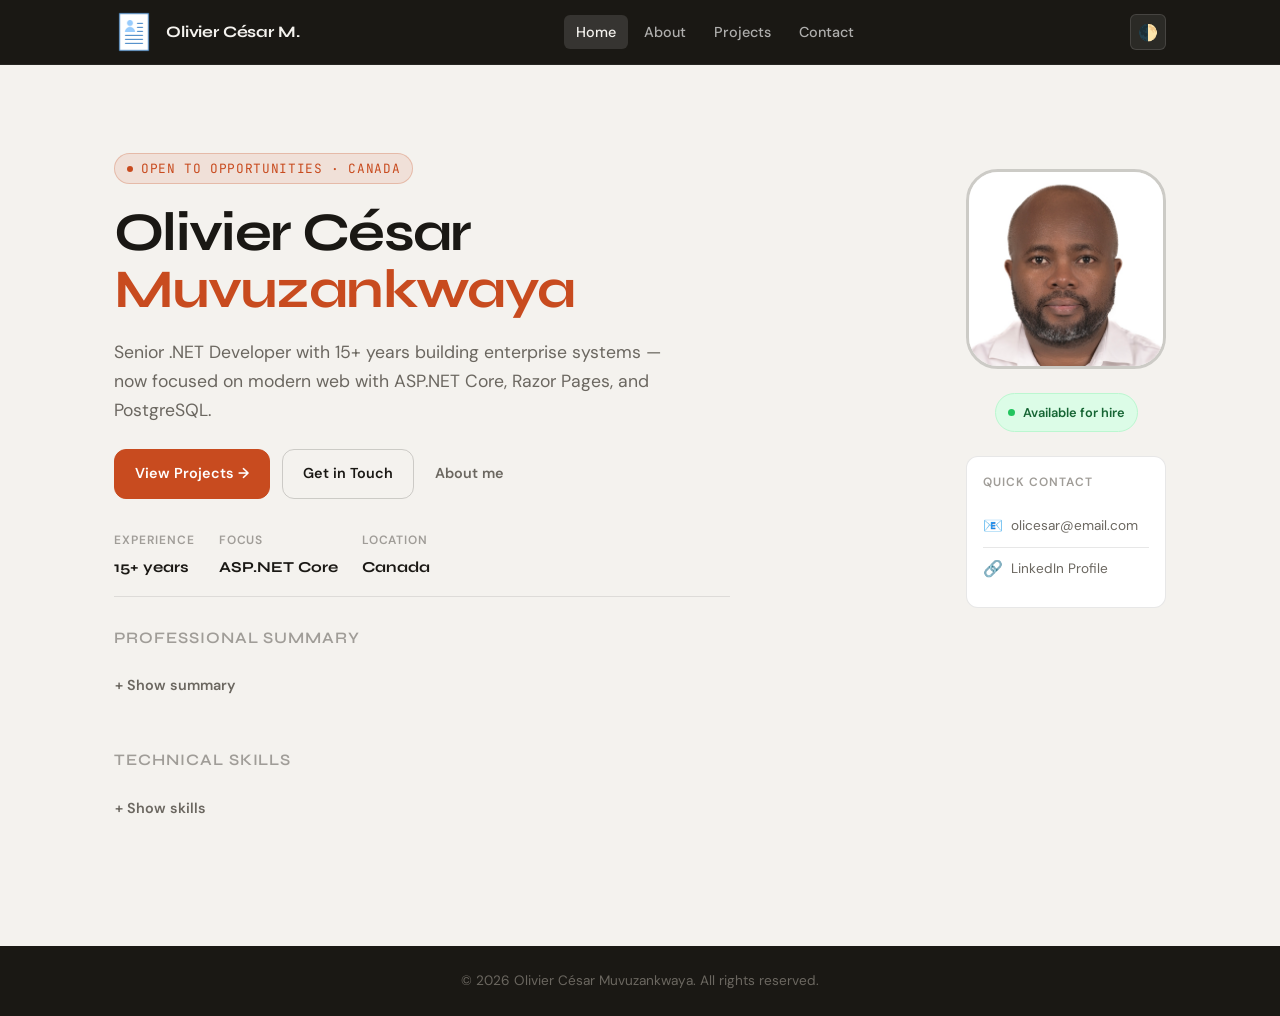
<file: index.html>
<!--
  Author: Olivier César Muvuzankwaya
  File: index.html
-->
<!DOCTYPE html>
<html lang="en">
<head>
  <meta charset="utf-8" />
  <meta name="viewport" content="width=device-width, initial-scale=1.0"/>
  <title>Olivier César Muvuzankwaya — .NET Developer</title>
  <meta name="description" content="Senior .NET Developer with 15+ years experience. Specializing in ASP.NET Core, Razor Pages, and PostgreSQL. Open to Junior/Intermediate opportunities in Canada." />
  <link rel="preconnect" href="https://fonts.googleapis.com">
  <link rel="preconnect" href="https://fonts.gstatic.com" crossorigin>
  <link href="https://fonts.googleapis.com/css2?family=Syne:wght@600;700;800&family=DM+Sans:ital,opsz,wght@0,9..40,400;0,9..40,500;0,9..40,600;1,9..40,400&family=JetBrains+Mono:wght@400;500&display=swap" rel="stylesheet">
  <link rel="stylesheet" href="css/styles.css">
  <link rel="icon" href="assets/images/logo.png" type="image/x-icon" />
</head>
<body>
  <a href="#main-content" class="skip-link">Skip to main content</a>

  <header>
    <nav class="main-nav" aria-label="Main navigation">
      <a href="index.html" class="logo">
        <img src="assets/images/resume.png" alt="" aria-hidden="true" />
        <span class="site-title">Olivier César M.</span>
      </a>
      <ul id="primary-nav" class="nav-list" role="list">
        <li><a href="index.html" class="active">Home</a></li>
        <li><a href="about.html">About</a></li>
        <li><a href="gallery.html">Projects</a></li>
        <li><a href="contact.html">Contact</a></li>
      </ul>
      <div class="nav-controls">
        <button class="theme-btn" id="theme-toggle" aria-label="Toggle dark/light mode" title="Toggle theme">🌓</button>
        <button class="menu-toggle" id="menu-toggle" aria-expanded="false" aria-controls="primary-nav" aria-label="Open menu">☰</button>
      </div>
    </nav>
  </header>

  <main id="main-content">
    <section class="hero" aria-labelledby="hero-heading">
      <div class="hero-body">
        <div class="hero-eyebrow">Open to opportunities · Canada</div>
        <h1 class="hero-title" id="hero-heading">
          Olivier César<br>
          <span class="accent-word">Muvuzankwaya</span>
        </h1>
        <p class="hero-subtitle">
          Senior .NET Developer with 15+ years building enterprise systems — now focused on modern web with ASP.NET Core, Razor Pages, and PostgreSQL.
        </p>
        <div class="hero-ctas">
          <a href="gallery.html" class="btn btn-primary">View Projects →</a>
          <a href="contact.html" class="btn btn-outline">Get in Touch</a>
          <a href="about.html" class="btn btn-ghost">About me</a>
        </div>
        <div class="hero-meta">
          <div class="hero-meta-item">
            <span class="hero-meta-label">Experience</span>
            <span class="hero-meta-value">15+ years</span>
          </div>
          <div class="hero-meta-item">
            <span class="hero-meta-label">Focus</span>
            <span class="hero-meta-value">ASP.NET Core</span>
          </div>
          <div class="hero-meta-item">
            <span class="hero-meta-label">Location</span>
            <span class="hero-meta-value">Canada</span>
          </div>
        </div>

        <div class="bio-section reveal">
          <h3>Professional Summary</h3>
          <button class="btn btn-ghost" id="show-bio" aria-expanded="false" aria-controls="short-bio" style="margin-bottom: 0.75rem; padding-left:0;">
            + Show summary
          </button>
          <div id="short-bio" role="region" aria-label="Professional summary">
            <p>15+ years in software development and maintenance, experienced in ASP.NET, databases, and Agile delivery. Transitioning from enterprise desktop systems to modern web applications. Currently studying Mobile &amp; Web Development at Sundance College, Canada.</p>
          </div>
        </div>

        <div class="skills-section reveal">
          <h3>Technical Skills</h3>
          <button class="btn btn-ghost" id="load-skills" aria-expanded="false" aria-controls="skills-list" style="margin-bottom: 0.75rem; padding-left:0;">
            + Show skills
          </button>
          <div id="skills-list" role="region" aria-label="Skills list"></div>
        </div>
      </div>

      <div class="hero-aside">
        <div class="profile-img-wrap">
          <img src="assets/images/photo.jpg" alt="Olivier César Muvuzankwaya" class="profile-img" />
        </div>
        <div class="availability-badge">Available for hire</div>
        <div class="contact-card">
          <p class="contact-card-title">Quick contact</p>
          <a href="mailto:olicesar@email.com" class="contact-link">
            <span class="contact-link-icon">📧</span>
            <span>olicesar@email.com</span>
          </a>
          <a href="https://www.linkedin.com/in/olivier-césar-muvuzankwaya-576536184" class="contact-link" target="_blank" rel="noopener">
            <span class="contact-link-icon">🔗</span>
            <span>LinkedIn Profile</span>
          </a>
        </div>
      </div>
    </section>
  </main>

  <footer>
    <p>&copy; 2026 Olivier César Muvuzankwaya. All rights reserved.</p>
  </footer>

  <script src="js/scripts.js" defer></script>
</body>
</html>
</file>
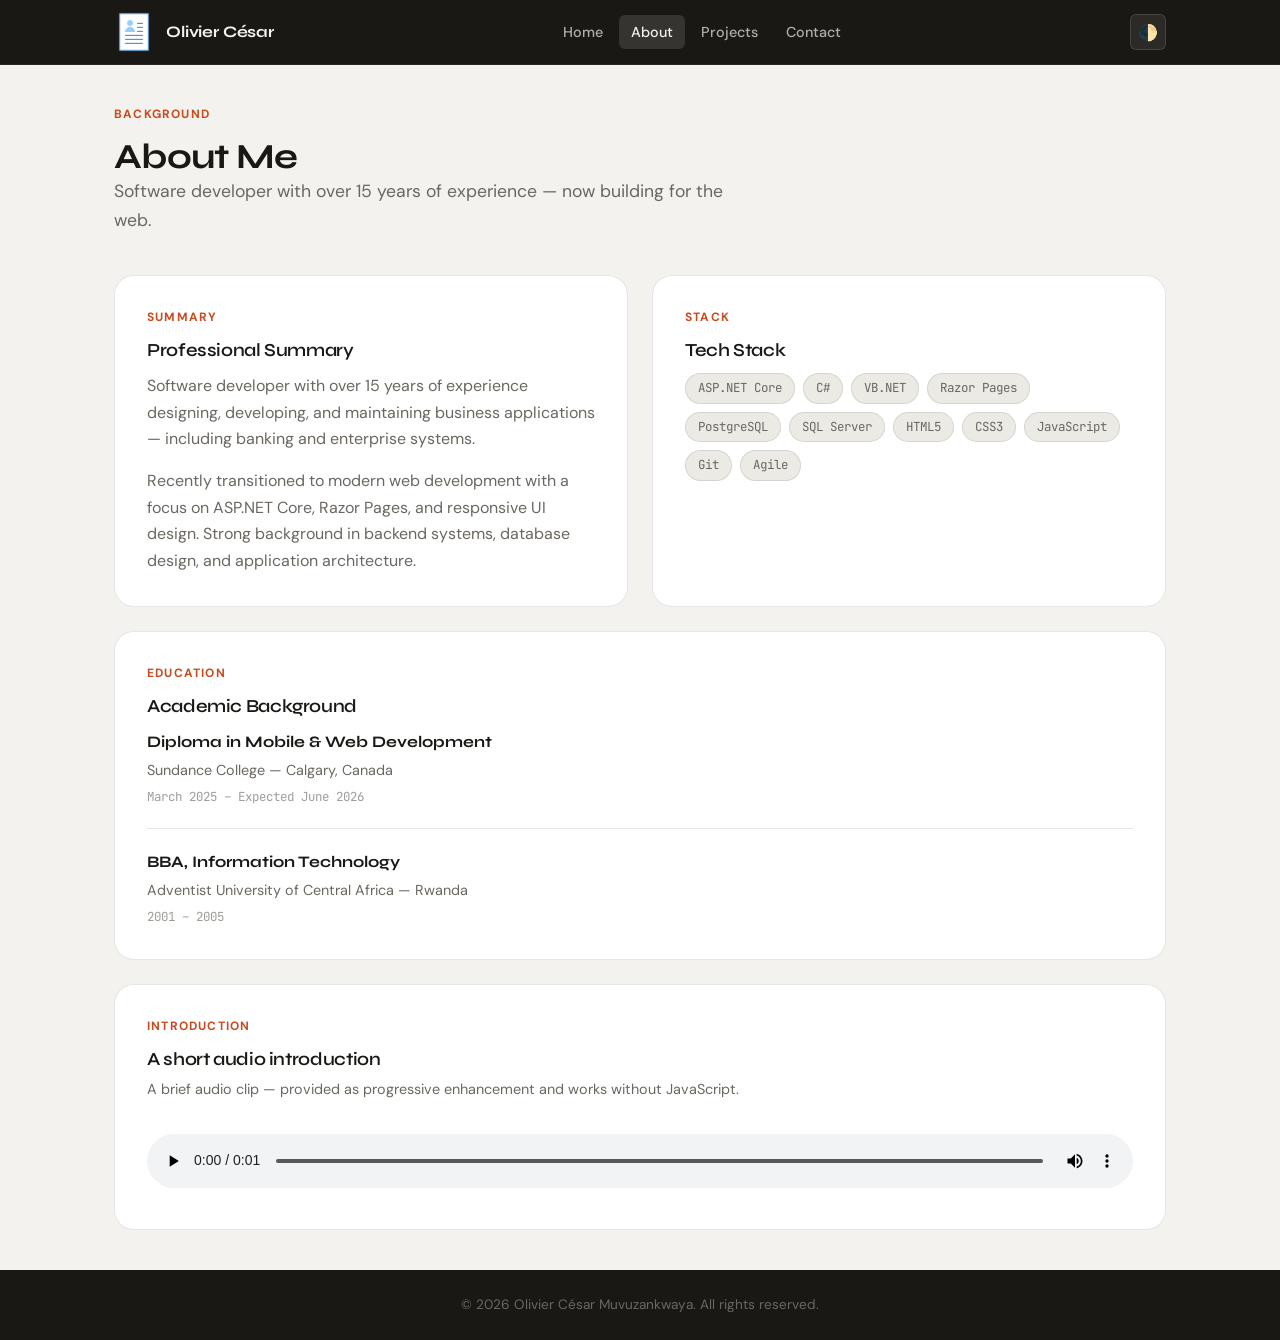
<file: about.html>
<!--
  Author: Olivier César Muvuzankwaya
  File: about.html
-->
<!DOCTYPE html>
<html lang="en">
<head>
  <meta charset="utf-8" />
  <meta name="viewport" content="width=device-width, initial-scale=1.0"/>
  <title>About — Olivier César Muvuzankwaya</title>
  <link rel="preconnect" href="https://fonts.googleapis.com">
  <link rel="preconnect" href="https://fonts.gstatic.com" crossorigin>
  <link href="https://fonts.googleapis.com/css2?family=Syne:wght@600;700;800&family=DM+Sans:ital,opsz,wght@0,9..40,400;0,9..40,500;0,9..40,600;1,9..40,400&family=JetBrains+Mono:wght@400;500&display=swap" rel="stylesheet">
  <link rel="stylesheet" href="css/styles.css">
  <link rel="icon" href="assets/images/logo.png" type="image/x-icon" />
</head>
<body>
  <a href="#main-content" class="skip-link">Skip to main content</a>

  <header>
    <nav class="main-nav" aria-label="Main navigation">
      <a href="index.html" class="logo">
        <img src="assets/images/resume.png" alt="" aria-hidden="true" />
        <span class="site-title">Olivier César</span>
      </a>
      <ul id="primary-nav" class="nav-list" role="list">
        <li><a href="index.html">Home</a></li>
        <li><a href="about.html" class="active">About</a></li>
        <li><a href="gallery.html">Projects</a></li>
        <li><a href="contact.html">Contact</a></li>
      </ul>
      <div class="nav-controls">
        <button class="theme-btn" id="theme-toggle" aria-label="Toggle dark/light mode" title="Toggle theme">🌓</button>
        <button class="menu-toggle" id="menu-toggle" aria-expanded="false" aria-controls="primary-nav" aria-label="Open menu">☰</button>
      </div>
    </nav>
  </header>

  <main id="main-content">
    <div class="page-header reveal">
      <span class="section-label">Background</span>
      <h2>About Me</h2>
      <p>Software developer with over 15 years of experience — now building for the web.</p>
    </div>

    <div class="about-grid">

      <div class="card reveal">
        <span class="section-label">Summary</span>
        <h3>Professional Summary</h3>
        <p style="margin-top: 0.75rem;">
          Software developer with over 15 years of experience designing, developing, and maintaining business applications — including banking and enterprise systems.
        </p>
        <p>
          Recently transitioned to modern web development with a focus on ASP.NET Core, Razor Pages, and responsive UI design. Strong background in backend systems, database design, and application architecture.
        </p>
      </div>

      <div class="card reveal">
        <span class="section-label">Stack</span>
        <h3>Tech Stack</h3>
        <div class="tech-tags" style="margin-top: 0.75rem;">
          <span class="tag">ASP.NET Core</span>
          <span class="tag">C#</span>
          <span class="tag">VB.NET</span>
          <span class="tag">Razor Pages</span>
          <span class="tag">PostgreSQL</span>
          <span class="tag">SQL Server</span>
          <span class="tag">HTML5</span>
          <span class="tag">CSS3</span>
          <span class="tag">JavaScript</span>
          <span class="tag">Git</span>
          <span class="tag">Agile</span>
        </div>
      </div>

      <div class="card full-width reveal">
        <span class="section-label">Education</span>
        <h3>Academic Background</h3>
        <div style="margin-top: 0.75rem;">
          <div class="edu-entry">
            <div class="edu-degree">Diploma in Mobile &amp; Web Development</div>
            <div class="edu-school">Sundance College — Calgary, Canada</div>
            <div class="edu-year">March 2025 – Expected June 2026</div>
          </div>
          <div class="edu-entry">
            <div class="edu-degree">BBA, Information Technology</div>
            <div class="edu-school">Adventist University of Central Africa — Rwanda</div>
            <div class="edu-year">2001 – 2005</div>
          </div>
        </div>
      </div>

      <div class="card full-width reveal">
        <span class="section-label">Introduction</span>
        <h3 id="audio-heading">A short audio introduction</h3>
        <p style="margin-top: 0.5rem; font-size: 0.9rem;">
          A brief audio clip — provided as progressive enhancement and works without JavaScript.
        </p>
        <audio controls preload="metadata" aria-labelledby="audio-heading">
          <source src="assets/media/sample-audio.wav" type="audio/wav">
          Your browser does not support the audio element.
        </audio>
      </div>

    </div>
  </main>

  <footer>
    <p>&copy; 2026 Olivier César Muvuzankwaya. All rights reserved.</p>
  </footer>

  <script src="js/scripts.js" defer></script>
</body>
</html>
</file>
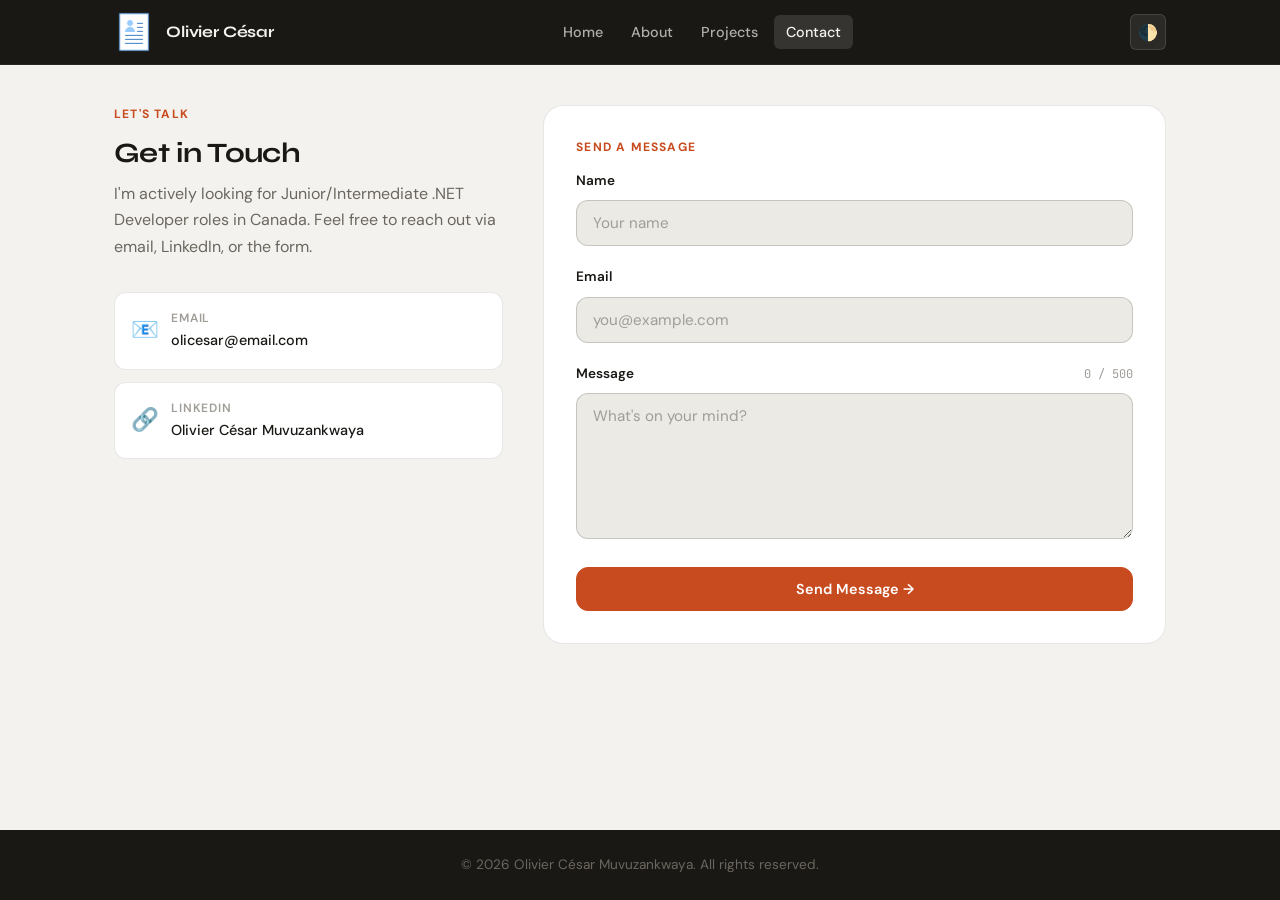
<file: contact.html>
<!--
  Author: Olivier César Muvuzankwaya
  File: contact.html
-->
<!DOCTYPE html>
<html lang="en">
<head>
  <meta charset="utf-8" />
  <meta name="viewport" content="width=device-width, initial-scale=1.0"/>
  <title>Contact — Olivier César Muvuzankwaya</title>
  <link rel="preconnect" href="https://fonts.googleapis.com">
  <link rel="preconnect" href="https://fonts.gstatic.com" crossorigin>
  <link href="https://fonts.googleapis.com/css2?family=Syne:wght@600;700;800&family=DM+Sans:ital,opsz,wght@0,9..40,400;0,9..40,500;0,9..40,600;1,9..40,400&family=JetBrains+Mono:wght@400;500&display=swap" rel="stylesheet">
  <link rel="stylesheet" href="css/styles.css">
  <link rel="icon" href="assets/images/logo.png" type="image/x-icon" />
</head>
<body>
  <a href="#main-content" class="skip-link">Skip to main content</a>

  <header>
    <nav class="main-nav" aria-label="Main navigation">
      <a href="index.html" class="logo">
        <img src="assets/images/resume.png" alt="" aria-hidden="true" />
        <span class="site-title">Olivier César</span>
      </a>
      <ul id="primary-nav" class="nav-list" role="list">
        <li><a href="index.html">Home</a></li>
        <li><a href="about.html">About</a></li>
        <li><a href="gallery.html">Projects</a></li>
        <li><a href="contact.html" class="active">Contact</a></li>
      </ul>
      <div class="nav-controls">
        <button class="theme-btn" id="theme-toggle" aria-label="Toggle dark/light mode" title="Toggle theme">🌓</button>
        <button class="menu-toggle" id="menu-toggle" aria-expanded="false" aria-controls="primary-nav" aria-label="Open menu">☰</button>
      </div>
    </nav>
  </header>

  <main id="main-content">
    <div class="contact-layout">

      <div class="contact-info reveal">
        <span class="section-label">Let's talk</span>
        <h2>Get in Touch</h2>
        <p>I'm actively looking for Junior/Intermediate .NET Developer roles in Canada. Feel free to reach out via email, LinkedIn, or the form.</p>

        <div class="contact-methods">
          <a href="mailto:olicesar@email.com" class="contact-method">
            <span class="contact-method-icon">📧</span>
            <div>
              <div class="contact-method-label">Email</div>
              <div class="contact-method-value">olicesar@email.com</div>
            </div>
          </a>
          <a href="https://www.linkedin.com/in/muvuzankwaya-olivier-cesar" class="contact-method" target="_blank" rel="noopener">
            <span class="contact-method-icon">🔗</span>
            <div>
              <div class="contact-method-label">LinkedIn</div>
              <div class="contact-method-value">Olivier César Muvuzankwaya</div>
            </div>
          </a>
        </div>
      </div>

      <div class="form-card reveal">
        <span class="section-label">Send a message</span>
        <form id="contact-form" novalidate aria-label="Contact form">
          <div class="form-group">
            <label class="form-label" for="name">Name</label>
            <input class="form-input" id="name" name="name" type="text" required placeholder="Your name" autocomplete="name" />
          </div>
          <div class="form-group">
            <label class="form-label" for="email">Email</label>
            <input class="form-input" id="email" name="email" type="email" required placeholder="you@example.com" autocomplete="email" />
          </div>
          <div class="form-group">
            <label class="form-label" for="message">
              Message
              <span class="char-counter" id="char-count">0 / 500</span>
            </label>
            <textarea class="form-textarea" id="message" name="message" rows="6" maxlength="500" required placeholder="What's on your mind?"></textarea>
          </div>
          <button type="submit" class="btn btn-primary" style="width:100%; justify-content:center;">Send Message →</button>
        </form>
        <div id="form-result" class="form-result" role="status" aria-live="polite"></div>
      </div>

    </div>
  </main>

  <footer>
    <p>&copy; 2026 Olivier César Muvuzankwaya. All rights reserved.</p>
  </footer>

  <script src="js/scripts.js" defer></script>
</body>
</html>
</file>
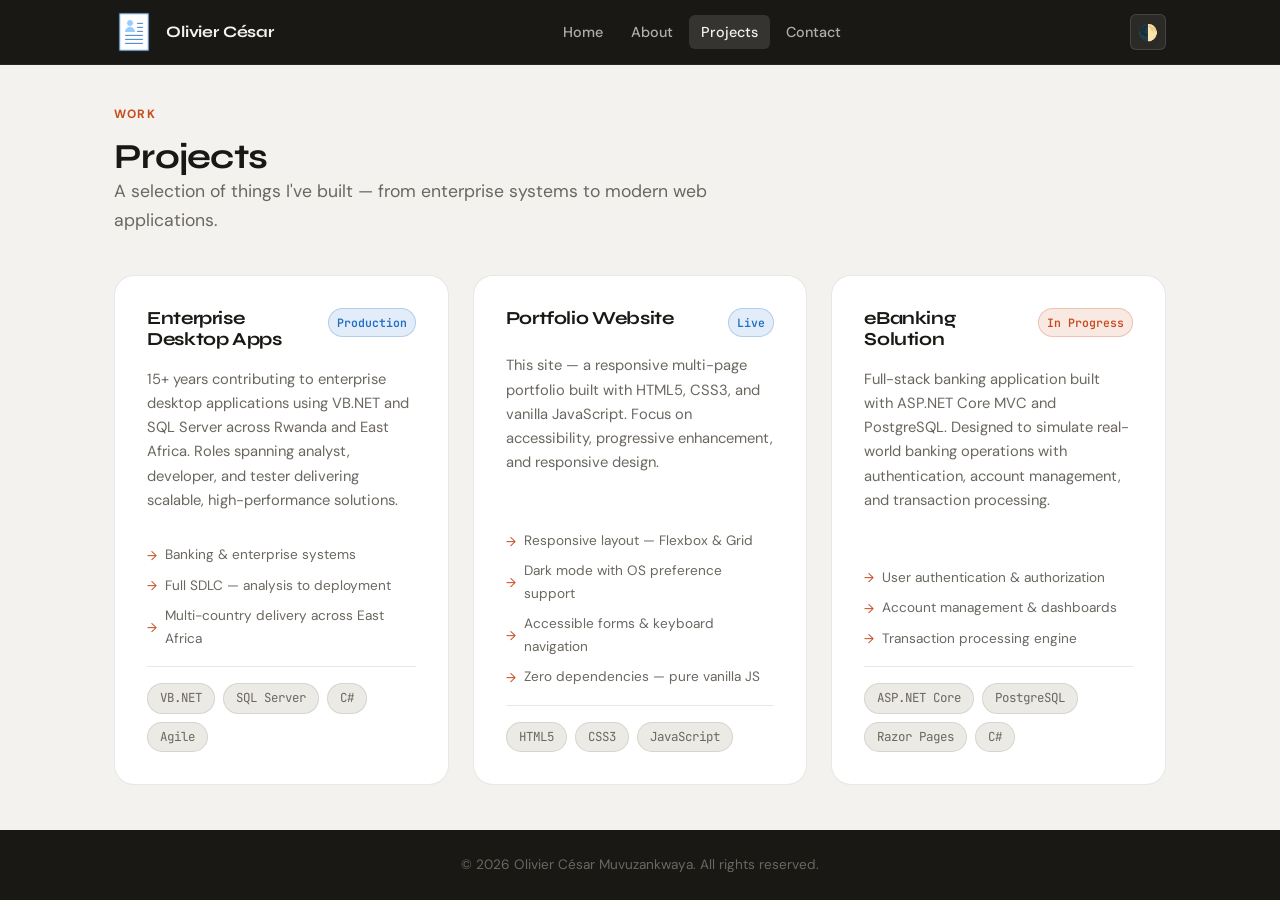
<file: gallery.html>
<!--
  Author: Olivier César Muvuzankwaya
  File: gallery.html
-->
<!DOCTYPE html>
<html lang="en">
<head>
  <meta charset="utf-8" />
  <meta name="viewport" content="width=device-width, initial-scale=1.0"/>
  <title>Projects — Olivier César Muvuzankwaya</title>
  <link rel="preconnect" href="https://fonts.googleapis.com">
  <link rel="preconnect" href="https://fonts.gstatic.com" crossorigin>
  <link href="https://fonts.googleapis.com/css2?family=Syne:wght@600;700;800&family=DM+Sans:ital,opsz,wght@0,9..40,400;0,9..40,500;0,9..40,600;1,9..40,400&family=JetBrains+Mono:wght@400;500&display=swap" rel="stylesheet">
  <link rel="stylesheet" href="css/styles.css">
  <link rel="icon" href="assets/images/logo.png" type="image/x-icon" />
</head>
<body>
  <a href="#main-content" class="skip-link">Skip to main content</a>

  <header>
    <nav class="main-nav" aria-label="Main navigation">
      <a href="index.html" class="logo">
        <img src="assets/images/resume.png" alt="" aria-hidden="true" />
        <span class="site-title">Olivier César</span>
      </a>
      <ul id="primary-nav" class="nav-list" role="list">
        <li><a href="index.html">Home</a></li>
        <li><a href="about.html">About</a></li>
        <li><a href="gallery.html" class="active">Projects</a></li>
        <li><a href="contact.html">Contact</a></li>
      </ul>
      <div class="nav-controls">
        <button class="theme-btn" id="theme-toggle" aria-label="Toggle dark/light mode" title="Toggle theme">🌓</button>
        <button class="menu-toggle" id="menu-toggle" aria-expanded="false" aria-controls="primary-nav" aria-label="Open menu">☰</button>
      </div>
    </nav>
  </header>

  <main id="main-content">
    <div class="page-header reveal">
      <span class="section-label">Work</span>
      <h2>Projects</h2>
      <p>A selection of things I've built — from enterprise systems to modern web applications.</p>
    </div>

    <div class="projects-grid">

      <article class="project-card reveal">
        <div class="project-card-header">
          <h3>Enterprise Desktop Apps</h3>
          <span class="project-status status-live">Production</span>
        </div>
        <p>
          15+ years contributing to enterprise desktop applications using VB.NET and SQL Server across Rwanda and East Africa. Roles spanning analyst, developer, and tester delivering scalable, high-performance solutions.
        </p>
        <div class="project-features">
          <span class="project-feature">Banking &amp; enterprise systems</span>
          <span class="project-feature">Full SDLC — analysis to deployment</span>
          <span class="project-feature">Multi-country delivery across East Africa</span>
        </div>
        <div class="project-footer">
          <span class="tag">VB.NET</span>
          <span class="tag">SQL Server</span>
          <span class="tag">C#</span>
          <span class="tag">Agile</span>
        </div>
      </article>

      <article class="project-card reveal">
        <div class="project-card-header">
          <h3>Portfolio Website</h3>
          <span class="project-status status-live">Live</span>
        </div>
        <p>
          This site — a responsive multi-page portfolio built with HTML5, CSS3, and vanilla JavaScript. Focus on accessibility, progressive enhancement, and responsive design.
        </p>
        <div class="project-features">
          <span class="project-feature">Responsive layout — Flexbox &amp; Grid</span>
          <span class="project-feature">Dark mode with OS preference support</span>
          <span class="project-feature">Accessible forms &amp; keyboard navigation</span>
          <span class="project-feature">Zero dependencies — pure vanilla JS</span>
        </div>
        <div class="project-footer">
          <span class="tag">HTML5</span>
          <span class="tag">CSS3</span>
          <span class="tag">JavaScript</span>
        </div>
      </article>

      <article class="project-card reveal">
        <div class="project-card-header">
          <h3>eBanking Solution</h3>
          <span class="project-status status-progress">In Progress</span>
        </div>
        <p>
          Full-stack banking application built with ASP.NET Core MVC and PostgreSQL. Designed to simulate real-world banking operations with authentication, account management, and transaction processing.
        </p>
        <div class="project-features">
          <span class="project-feature">User authentication &amp; authorization</span>
          <span class="project-feature">Account management &amp; dashboards</span>
          <span class="project-feature">Transaction processing engine</span>
        </div>
        <div class="project-footer">
          <span class="tag">ASP.NET Core</span>
          <span class="tag">PostgreSQL</span>
          <span class="tag">Razor Pages</span>
          <span class="tag">C#</span>
        </div>
      </article>

    </div>
  </main>

  <footer>
    <p>&copy; 2026 Olivier César Muvuzankwaya. All rights reserved.</p>
  </footer>

  <script src="js/scripts.js" defer></script>
</body>
</html>
</file>
<file: css/styles.css>
/*
  Author: Olivier César Muvuzankwaya
  File: styles.css
*/

/* ============================================================
   DESIGN TOKENS
   ============================================================ */
:root {
  /* Spacing scale (4px base) */
  --sp-1:  0.25rem;
  --sp-2:  0.5rem;
  --sp-3:  0.75rem;
  --sp-4:  1rem;
  --sp-5:  1.25rem;
  --sp-6:  1.5rem;
  --sp-8:  2rem;
  --sp-10: 2.5rem;
  --sp-12: 3rem;
  --sp-16: 4rem;

  /* Border radius */
  --r-sm:  6px;
  --r-md:  12px;
  --r-lg:  20px;
  --r-xl:  32px;
  --r-pill: 999px;

  /* Transitions */
  --t-fast:   0.15s ease;
  --t-base:   0.25s ease;
  --t-slow:   0.45s cubic-bezier(0.16, 1, 0.3, 1);

  /* Typography */
  --font-display: 'Syne', sans-serif;
  --font-body:    'DM Sans', sans-serif;
  --font-mono:    'JetBrains Mono', monospace;

  /* Light palette */
  --bg:         #f4f2ee;
  --bg-surface: #ffffff;
  --bg-inset:   #eceae5;
  --text:       #1a1814;
  --text-muted: #6b6760;
  --text-faint: #a09d98;
  --accent:     #c84b1f;
  --accent-2:   #1f6fc8;
  --border:     rgba(26,24,20,0.1);
  --border-md:  rgba(26,24,20,0.18);

  /* Nav */
  --nav-bg: #1a1814;
  --nav-text: #f4f2ee;
}

/* Dark mode — respects OS preference */
@media (prefers-color-scheme: dark) {
  :root:not([data-theme="light"]) {
    --bg:         #111010;
    --bg-surface: #1c1b1a;
    --bg-inset:   #252422;
    --text:       #f0ede8;
    --text-muted: #9c9892;
    --text-faint: #6b6760;
    --accent:     #e8673a;
    --accent-2:   #5599e8;
    --border:     rgba(240,237,232,0.08);
    --border-md:  rgba(240,237,232,0.15);
    --nav-bg: #0d0d0c;
    --nav-text: #f0ede8;
  }
}

/* Manual dark override */
[data-theme="dark"] {
  --bg:         #111010;
  --bg-surface: #1c1b1a;
  --bg-inset:   #252422;
  --text:       #f0ede8;
  --text-muted: #9c9892;
  --text-faint: #6b6760;
  --accent:     #e8673a;
  --accent-2:   #5599e8;
  --border:     rgba(240,237,232,0.08);
  --border-md:  rgba(240,237,232,0.15);
  --nav-bg: #0d0d0c;
  --nav-text: #f0ede8;
}

[data-theme="light"] {
  --bg:         #f4f2ee;
  --bg-surface: #ffffff;
  --bg-inset:   #eceae5;
  --text:       #1a1814;
  --text-muted: #6b6760;
  --text-faint: #a09d98;
  --accent:     #c84b1f;
  --accent-2:   #1f6fc8;
  --border:     rgba(26,24,20,0.1);
  --border-md:  rgba(26,24,20,0.18);
  --nav-bg: #1a1814;
  --nav-text: #f4f2ee;
}

/* ============================================================
   RESET & BASE
   ============================================================ */
*, *::before, *::after {
  box-sizing: border-box;
  margin: 0;
  padding: 0;
}

html {
  scroll-behavior: smooth;
  font-size: 16px;
  -webkit-text-size-adjust: 100%;
}

body {
  font-family: var(--font-body);
  font-size: 1rem;
  line-height: 1.65;
  color: var(--text);
  background: var(--bg);
  min-height: 100vh;
  display: flex;
  flex-direction: column;
  transition: background var(--t-base), color var(--t-base);
}

img {
  max-width: 100%;
  height: auto;
  display: block;
}

a {
  color: var(--accent);
  text-decoration: none;
  transition: color var(--t-fast);
}

a:hover { text-decoration: underline; }

ul { list-style: none; padding: 0; }

/* ============================================================
   TYPOGRAPHY
   ============================================================ */
h1, h2, h3, h4 {
  font-family: var(--font-display);
  line-height: 1.15;
  letter-spacing: -0.02em;
  color: var(--text);
}

h1 { font-size: clamp(1.8rem, 4vw, 2.6rem); font-weight: 700; }
h2 { font-size: clamp(1.3rem, 3vw, 1.75rem); font-weight: 700; }
h3 { font-size: 1.15rem; font-weight: 600; }
h4 { font-size: 0.95rem; font-weight: 600; letter-spacing: 0.04em; text-transform: uppercase; }

p { margin-bottom: var(--sp-4); color: var(--text-muted); }
p:last-child { margin-bottom: 0; }

code, .mono {
  font-family: var(--font-mono);
  font-size: 0.85em;
  background: var(--bg-inset);
  padding: 0.15em 0.4em;
  border-radius: var(--r-sm);
}

/* ============================================================
   SKIP LINK
   ============================================================ */
.skip-link {
  position: absolute;
  top: -100px;
  left: var(--sp-4);
  background: var(--accent);
  color: #fff;
  padding: var(--sp-2) var(--sp-4);
  border-radius: var(--r-md);
  font-weight: 600;
  z-index: 10000;
  transition: top var(--t-fast);
}

.skip-link:focus {
  top: var(--sp-4);
}

/* ============================================================
   NAV
   ============================================================ */
header {
  background: var(--nav-bg);
  position: sticky;
  top: 0;
  z-index: 100;
  border-bottom: 1px solid rgba(255,255,255,0.06);
}

.main-nav {
  display: flex;
  align-items: center;
  justify-content: space-between;
  max-width: 1100px;
  margin: 0 auto;
  padding: var(--sp-3) var(--sp-6);
  gap: var(--sp-4);
}

.logo {
  display: flex;
  align-items: center;
  gap: var(--sp-3);
  text-decoration: none;
  flex-shrink: 0;
}

.logo img {
  width: 40px;
  height: 40px;
  border-radius: var(--r-sm);
  object-fit: cover;
}

.site-title {
  font-family: var(--font-display);
  font-size: 1rem;
  font-weight: 700;
  color: var(--nav-text);
  letter-spacing: -0.01em;
  white-space: nowrap;
}

.nav-list {
  display: flex;
  gap: var(--sp-1);
  align-items: center;
}

.nav-list a {
  color: rgba(255,255,255,0.65);
  font-size: 0.9rem;
  font-weight: 500;
  padding: var(--sp-2) var(--sp-3);
  border-radius: var(--r-sm);
  transition: color var(--t-fast), background var(--t-fast);
  text-decoration: none;
}

.nav-list a:hover {
  color: var(--nav-text);
  background: rgba(255,255,255,0.08);
  text-decoration: none;
}

.nav-list a.active {
  color: var(--nav-text);
  background: rgba(255,255,255,0.12);
}

/* Nav right: theme toggle + hamburger */
.nav-controls {
  display: flex;
  align-items: center;
  gap: var(--sp-2);
}

.theme-btn {
  background: rgba(255,255,255,0.08);
  border: 1px solid rgba(255,255,255,0.12);
  color: var(--nav-text);
  padding: var(--sp-2);
  border-radius: var(--r-sm);
  cursor: pointer;
  font-size: 1rem;
  width: 36px;
  height: 36px;
  display: flex;
  align-items: center;
  justify-content: center;
  transition: background var(--t-fast);
  flex-shrink: 0;
}

.theme-btn:hover { background: rgba(255,255,255,0.15); }

.menu-toggle {
  display: none;
  background: rgba(255,255,255,0.08);
  border: 1px solid rgba(255,255,255,0.12);
  color: var(--nav-text);
  padding: var(--sp-2) var(--sp-3);
  border-radius: var(--r-sm);
  cursor: pointer;
  font-size: 1.1rem;
  line-height: 1;
  transition: background var(--t-fast);
}

.menu-toggle:hover { background: rgba(255,255,255,0.15); }

/* ============================================================
   LAYOUT
   ============================================================ */
main {
  max-width: 1100px;
  margin: 0 auto;
  padding: var(--sp-10) var(--sp-6);
  flex: 1;
  width: 100%;
}

.page-header {
  margin-bottom: var(--sp-10);
}

.page-header h2 {
  font-size: clamp(1.6rem, 4vw, 2.2rem);
}

.page-header p {
  font-size: 1.1rem;
  max-width: 52ch;
}

/* ============================================================
   CARD
   ============================================================ */
.card {
  background: var(--bg-surface);
  border: 1px solid var(--border);
  border-radius: var(--r-lg);
  padding: var(--sp-8);
  transition: border-color var(--t-base), transform var(--t-slow), box-shadow var(--t-slow);
}

.card:hover {
  border-color: var(--border-md);
  transform: translateY(-3px);
  box-shadow: 0 12px 40px rgba(0,0,0,0.08);
}

/* ============================================================
   HERO (index.html)
   ============================================================ */
.hero {
  display: grid;
  grid-template-columns: 1fr auto;
  gap: var(--sp-12);
  align-items: start;
  padding: var(--sp-12) 0 var(--sp-16);
}

.hero-body { max-width: 56ch; }

.hero-eyebrow {
  display: inline-flex;
  align-items: center;
  gap: var(--sp-2);
  font-family: var(--font-mono);
  font-size: 0.8rem;
  color: var(--accent);
  background: color-mix(in srgb, var(--accent) 10%, transparent);
  border: 1px solid color-mix(in srgb, var(--accent) 25%, transparent);
  padding: var(--sp-1) var(--sp-3);
  border-radius: var(--r-pill);
  margin-bottom: var(--sp-5);
  letter-spacing: 0.05em;
  text-transform: uppercase;
}

.hero-eyebrow::before {
  content: '';
  width: 6px;
  height: 6px;
  background: var(--accent);
  border-radius: 50%;
  animation: pulse 2s infinite;
}

@keyframes pulse {
  0%, 100% { opacity: 1; transform: scale(1); }
  50% { opacity: 0.5; transform: scale(0.8); }
}

.hero-title {
  font-size: clamp(2.2rem, 5vw, 3.4rem);
  font-weight: 700;
  line-height: 1.05;
  margin-bottom: var(--sp-5);
  letter-spacing: -0.03em;
}

.hero-title .accent-word {
  color: var(--accent);
  position: relative;
}

.hero-subtitle {
  font-size: 1.1rem;
  color: var(--text-muted);
  margin-bottom: var(--sp-6);
  max-width: 46ch;
}

.hero-ctas {
  display: flex;
  gap: var(--sp-3);
  flex-wrap: wrap;
  margin-bottom: var(--sp-8);
}

.hero-meta {
  display: flex;
  gap: var(--sp-6);
  flex-wrap: wrap;
}

.hero-meta-item {
  display: flex;
  flex-direction: column;
  gap: var(--sp-1);
}

.hero-meta-label {
  font-size: 0.75rem;
  font-weight: 600;
  text-transform: uppercase;
  letter-spacing: 0.08em;
  color: var(--text-faint);
}

.hero-meta-value {
  font-family: var(--font-display);
  font-size: 0.95rem;
  font-weight: 700;
  color: var(--text);
}

.hero-aside {
  display: flex;
  flex-direction: column;
  align-items: center;
  gap: var(--sp-6);
  padding-top: var(--sp-4);
}

.profile-img-wrap {
  position: relative;
}

.profile-img {
  width: 200px;
  height: 200px;
  border-radius: var(--r-xl);
  object-fit: cover;
  object-position: center 20%;
  border: 3px solid var(--border-md);
}

.availability-badge {
  display: flex;
  align-items: center;
  gap: var(--sp-2);
  font-size: 0.8rem;
  font-weight: 600;
  color: #166534;
  background: #dcfce7;
  border: 1px solid #bbf7d0;
  padding: var(--sp-2) var(--sp-3);
  border-radius: var(--r-pill);
  white-space: nowrap;
}

[data-theme="dark"] .availability-badge,
@media (prefers-color-scheme: dark) {
  .availability-badge {
    color: #4ade80;
    background: rgba(74,222,128,0.1);
    border-color: rgba(74,222,128,0.25);
  }
}

.availability-badge::before {
  content: '';
  width: 7px;
  height: 7px;
  background: #22c55e;
  border-radius: 50%;
  animation: pulse 2s infinite;
}

.contact-card {
  width: 200px;
  background: var(--bg-surface);
  border: 1px solid var(--border);
  border-radius: var(--r-md);
  padding: var(--sp-4);
}

.contact-card-title {
  font-size: 0.75rem;
  font-weight: 600;
  text-transform: uppercase;
  letter-spacing: 0.08em;
  color: var(--text-faint);
  margin-bottom: var(--sp-3);
}

.contact-link {
  display: flex;
  align-items: center;
  gap: var(--sp-2);
  font-size: 0.85rem;
  color: var(--text-muted);
  padding: var(--sp-2) 0;
  border-bottom: 1px solid var(--border);
  text-decoration: none;
  transition: color var(--t-fast);
}

.contact-link:last-child { border-bottom: none; }
.contact-link:hover { color: var(--accent); text-decoration: none; }

.contact-link-icon {
  font-size: 1rem;
  flex-shrink: 0;
}

/* ============================================================
   BIO SECTION (index)
   ============================================================ */
.bio-section {
  margin-top: var(--sp-4);
  border-top: 1px solid var(--border);
  padding-top: var(--sp-8);
}

.bio-section h3 {
  font-size: 1rem;
  font-weight: 600;
  text-transform: uppercase;
  letter-spacing: 0.06em;
  color: var(--text-faint);
  margin-bottom: var(--sp-4);
}

#short-bio {
  overflow: hidden;
  max-height: 0;
  opacity: 0;
  transition: max-height 0.4s cubic-bezier(0.16,1,0.3,1), opacity 0.3s ease;
}

#short-bio.open {
  max-height: 300px;
  opacity: 1;
}

/* ============================================================
   SKILLS GRID (index)
   ============================================================ */
.skills-section {
  margin-top: var(--sp-8);
}

.skills-section h3 {
  font-size: 1rem;
  font-weight: 600;
  text-transform: uppercase;
  letter-spacing: 0.06em;
  color: var(--text-faint);
  margin-bottom: var(--sp-4);
}

#skills-list {
  display: grid;
  grid-template-columns: repeat(auto-fit, minmax(180px, 1fr));
  gap: var(--sp-3);
  overflow: hidden;
  max-height: 0;
  opacity: 0;
  transition: max-height 0.5s cubic-bezier(0.16,1,0.3,1), opacity 0.35s ease;
}

#skills-list.open {
  max-height: 600px;
  opacity: 1;
}

.skill-card {
  background: var(--bg-inset);
  border: 1px solid var(--border);
  border-radius: var(--r-md);
  padding: var(--sp-4) var(--sp-5);
  transition: border-color var(--t-base);
}

.skill-card:hover { border-color: var(--accent); }

.skill-card h4 {
  font-family: var(--font-display);
  font-size: 0.9rem;
  font-weight: 700;
  text-transform: none;
  letter-spacing: -0.01em;
  color: var(--text);
  margin-bottom: var(--sp-1);
}

.skill-level {
  font-family: var(--font-mono);
  font-size: 0.75rem;
  color: var(--accent);
}

/* ============================================================
   BUTTONS
   ============================================================ */
.btn {
  display: inline-flex;
  align-items: center;
  gap: var(--sp-2);
  font-family: var(--font-body);
  font-size: 0.9rem;
  font-weight: 600;
  padding: var(--sp-3) var(--sp-5);
  border-radius: var(--r-md);
  border: 1px solid transparent;
  cursor: pointer;
  text-decoration: none;
  transition: all var(--t-base);
  white-space: nowrap;
}

.btn-primary {
  background: var(--accent);
  color: #fff;
  border-color: var(--accent);
}

.btn-primary:hover {
  background: color-mix(in srgb, var(--accent) 85%, black);
  transform: translateY(-1px);
  text-decoration: none;
  color: #fff;
}

.btn-outline {
  background: transparent;
  color: var(--text);
  border-color: var(--border-md);
}

.btn-outline:hover {
  background: var(--bg-inset);
  border-color: var(--border-md);
  transform: translateY(-1px);
  text-decoration: none;
}

.btn-ghost {
  background: transparent;
  color: var(--text-muted);
  border-color: transparent;
  padding-left: var(--sp-2);
  padding-right: var(--sp-2);
}

.btn-ghost:hover {
  color: var(--text);
  background: var(--bg-inset);
  text-decoration: none;
}

/* ============================================================
   ABOUT PAGE
   ============================================================ */
.about-grid {
  display: grid;
  grid-template-columns: 1fr 1fr;
  gap: var(--sp-6);
}

.about-grid .full-width {
  grid-column: 1 / -1;
}

.section-label {
  font-size: 0.75rem;
  font-weight: 700;
  text-transform: uppercase;
  letter-spacing: 0.1em;
  color: var(--accent);
  margin-bottom: var(--sp-3);
  display: block;
}

.tech-tags {
  display: flex;
  flex-wrap: wrap;
  gap: var(--sp-2);
  margin-top: var(--sp-4);
}

.tag {
  font-family: var(--font-mono);
  font-size: 0.78rem;
  padding: var(--sp-1) var(--sp-3);
  background: var(--bg-inset);
  border: 1px solid var(--border);
  border-radius: var(--r-pill);
  color: var(--text-muted);
  transition: border-color var(--t-fast), color var(--t-fast);
}

.tag:hover { border-color: var(--accent); color: var(--accent); }

.edu-entry {
  padding: var(--sp-5) 0;
  border-bottom: 1px solid var(--border);
}

.edu-entry:first-of-type { padding-top: 0; }
.edu-entry:last-of-type { border-bottom: none; padding-bottom: 0; }

.edu-degree {
  font-family: var(--font-display);
  font-size: 1rem;
  font-weight: 700;
  color: var(--text);
  margin-bottom: var(--sp-1);
}

.edu-school {
  font-size: 0.9rem;
  color: var(--text-muted);
}

.edu-year {
  font-family: var(--font-mono);
  font-size: 0.78rem;
  color: var(--text-faint);
  margin-top: var(--sp-1);
}

audio {
  width: 100%;
  margin-top: var(--sp-4);
  border-radius: var(--r-sm);
}

/* ============================================================
   PROJECTS PAGE
   ============================================================ */
.projects-grid {
  display: grid;
  grid-template-columns: repeat(auto-fit, minmax(300px, 1fr));
  gap: var(--sp-6);
}

.project-card {
  background: var(--bg-surface);
  border: 1px solid var(--border);
  border-radius: var(--r-lg);
  padding: var(--sp-8);
  display: flex;
  flex-direction: column;
  gap: var(--sp-4);
  transition: border-color var(--t-base), transform var(--t-slow), box-shadow var(--t-slow);
}

.project-card:hover {
  border-color: var(--border-md);
  transform: translateY(-4px);
  box-shadow: 0 16px 48px rgba(0,0,0,0.08);
}

.project-card-header {
  display: flex;
  align-items: flex-start;
  justify-content: space-between;
  gap: var(--sp-3);
}

.project-status {
  font-family: var(--font-mono);
  font-size: 0.72rem;
  font-weight: 600;
  padding: var(--sp-1) var(--sp-2);
  border-radius: var(--r-pill);
  white-space: nowrap;
  flex-shrink: 0;
}

.status-live {
  background: color-mix(in srgb, var(--accent-2) 12%, transparent);
  color: var(--accent-2);
  border: 1px solid color-mix(in srgb, var(--accent-2) 25%, transparent);
}

.status-progress {
  background: color-mix(in srgb, var(--accent) 12%, transparent);
  color: var(--accent);
  border: 1px solid color-mix(in srgb, var(--accent) 25%, transparent);
}

.project-card h3 {
  font-size: 1.15rem;
  font-weight: 700;
  color: var(--text);
}

.project-card p {
  font-size: 0.92rem;
  color: var(--text-muted);
  flex: 1;
}

.project-features {
  display: flex;
  flex-direction: column;
  gap: var(--sp-2);
}

.project-feature {
  display: flex;
  align-items: center;
  gap: var(--sp-2);
  font-size: 0.85rem;
  color: var(--text-muted);
}

.project-feature::before {
  content: '→';
  color: var(--accent);
  font-size: 0.8rem;
  flex-shrink: 0;
}

.project-footer {
  display: flex;
  flex-wrap: wrap;
  gap: var(--sp-2);
  padding-top: var(--sp-4);
  border-top: 1px solid var(--border);
  margin-top: auto;
}

/* ============================================================
   CONTACT PAGE
   ============================================================ */
.contact-layout {
  display: grid;
  grid-template-columns: 1fr 1.6fr;
  gap: var(--sp-10);
  align-items: start;
}

.contact-info h2 {
  margin-bottom: var(--sp-3);
}

.contact-info > p {
  font-size: 1rem;
  margin-bottom: var(--sp-8);
}

.contact-methods {
  display: flex;
  flex-direction: column;
  gap: var(--sp-3);
}

.contact-method {
  display: flex;
  align-items: center;
  gap: var(--sp-3);
  padding: var(--sp-4);
  background: var(--bg-surface);
  border: 1px solid var(--border);
  border-radius: var(--r-md);
  text-decoration: none;
  transition: border-color var(--t-base), transform var(--t-slow);
}

.contact-method:hover {
  border-color: var(--border-md);
  transform: translateX(4px);
  text-decoration: none;
}

.contact-method-icon {
  font-size: 1.4rem;
  flex-shrink: 0;
}

.contact-method-label {
  font-size: 0.75rem;
  font-weight: 600;
  text-transform: uppercase;
  letter-spacing: 0.07em;
  color: var(--text-faint);
}

.contact-method-value {
  font-size: 0.9rem;
  font-weight: 500;
  color: var(--text);
}

/* Form */
.form-card {
  background: var(--bg-surface);
  border: 1px solid var(--border);
  border-radius: var(--r-lg);
  padding: var(--sp-8);
}

.form-group {
  margin-bottom: var(--sp-5);
}

.form-label {
  display: flex;
  justify-content: space-between;
  align-items: baseline;
  font-size: 0.85rem;
  font-weight: 600;
  color: var(--text);
  margin-bottom: var(--sp-2);
}

.char-counter {
  font-family: var(--font-mono);
  font-size: 0.75rem;
  color: var(--text-faint);
  font-weight: 400;
}

.form-input,
.form-textarea {
  width: 100%;
  padding: var(--sp-3) var(--sp-4);
  background: var(--bg-inset);
  border: 1px solid var(--border-md);
  border-radius: var(--r-md);
  font-family: var(--font-body);
  font-size: 0.95rem;
  color: var(--text);
  transition: border-color var(--t-fast), box-shadow var(--t-fast);
  appearance: none;
}

.form-input::placeholder,
.form-textarea::placeholder {
  color: var(--text-faint);
}

.form-input:focus,
.form-textarea:focus {
  outline: none;
  border-color: var(--accent);
  box-shadow: 0 0 0 3px color-mix(in srgb, var(--accent) 15%, transparent);
}

.form-textarea {
  resize: vertical;
  min-height: 140px;
}

.form-result {
  margin-top: var(--sp-4);
  padding: var(--sp-3) var(--sp-4);
  border-radius: var(--r-md);
  font-size: 0.9rem;
  font-weight: 500;
  display: none;
}

.form-result.success {
  display: block;
  background: color-mix(in srgb, #22c55e 12%, transparent);
  color: #166534;
  border: 1px solid color-mix(in srgb, #22c55e 30%, transparent);
}

.form-result.error {
  display: block;
  background: color-mix(in srgb, var(--accent) 10%, transparent);
  color: var(--accent);
  border: 1px solid color-mix(in srgb, var(--accent) 25%, transparent);
}

/* ============================================================
   WELCOME TOAST
   ============================================================ */
.welcome-toast {
  position: fixed;
  bottom: var(--sp-6);
  left: 50%;
  transform: translateX(-50%) translateY(0);
  background: var(--text);
  color: var(--bg);
  padding: var(--sp-3) var(--sp-6);
  border-radius: var(--r-pill);
  font-size: 0.9rem;
  font-weight: 600;
  z-index: 9999;
  animation: toastIn 0.4s cubic-bezier(0.16,1,0.3,1), toastOut 0.4s ease 2.5s forwards;
  pointer-events: none;
  white-space: nowrap;
}

@keyframes toastIn {
  from { transform: translateX(-50%) translateY(20px); opacity: 0; }
  to   { transform: translateX(-50%) translateY(0);   opacity: 1; }
}

@keyframes toastOut {
  from { opacity: 1; }
  to   { opacity: 0; transform: translateX(-50%) translateY(10px); }
}

/* ============================================================
   SCROLL REVEAL
   ============================================================ */
.reveal {
  opacity: 0;
  transform: translateY(18px);
  transition: opacity 0.55s ease, transform 0.55s cubic-bezier(0.16,1,0.3,1);
}

.reveal.visible {
  opacity: 1;
  transform: translateY(0);
}

/* ============================================================
   FOOTER
   ============================================================ */
footer {
  background: var(--nav-bg);
  color: rgba(255,255,255,0.45);
  text-align: center;
  padding: var(--sp-6);
  font-size: 0.85rem;
  margin-top: auto;
}

/* ============================================================
   ACCESSIBILITY
   ============================================================ */
:focus-visible {
  outline: 2px solid var(--accent);
  outline-offset: 3px;
}

/* ============================================================
   RESPONSIVE
   ============================================================ */
@media (max-width: 900px) {
  .hero {
    grid-template-columns: 1fr;
    padding: var(--sp-8) 0 var(--sp-10);
  }

  .hero-aside {
    flex-direction: row;
    justify-content: flex-start;
    flex-wrap: wrap;
  }

  .about-grid {
    grid-template-columns: 1fr;
  }

  .contact-layout {
    grid-template-columns: 1fr;
  }
}

@media (max-width: 768px) {
  main {
    padding: var(--sp-8) var(--sp-4);
  }

  .main-nav {
    padding: var(--sp-3) var(--sp-4);
  }

  .menu-toggle {
    display: flex;
    align-items: center;
    justify-content: center;
  }

  .nav-list {
    display: none;
    position: absolute;
    top: calc(100% + 1px);
    left: 0;
    right: 0;
    background: var(--nav-bg);
    flex-direction: column;
    padding: var(--sp-3) var(--sp-4);
    border-bottom: 1px solid rgba(255,255,255,0.06);
    gap: var(--sp-1);
  }

  .nav-list.open {
    display: flex;
  }

  .nav-list a {
    padding: var(--sp-3) var(--sp-3);
    font-size: 1rem;
  }

  .hero-title {
    font-size: clamp(1.8rem, 7vw, 2.6rem);
  }

  .hero-meta {
    gap: var(--sp-4);
  }

  .profile-img {
    width: 140px;
    height: 140px;
  }

  .contact-card {
    width: 100%;
  }

  .projects-grid {
    grid-template-columns: 1fr;
  }
}

/* ============================================================
   PRINT
   ============================================================ */
@media print {
  header, footer, .theme-btn, .menu-toggle, .welcome-toast { display: none; }
  main { padding: 0; }
  .hero { grid-template-columns: 1fr; }
  .card, .project-card { box-shadow: none; border: 1px solid #ddd; }
}
</file>
